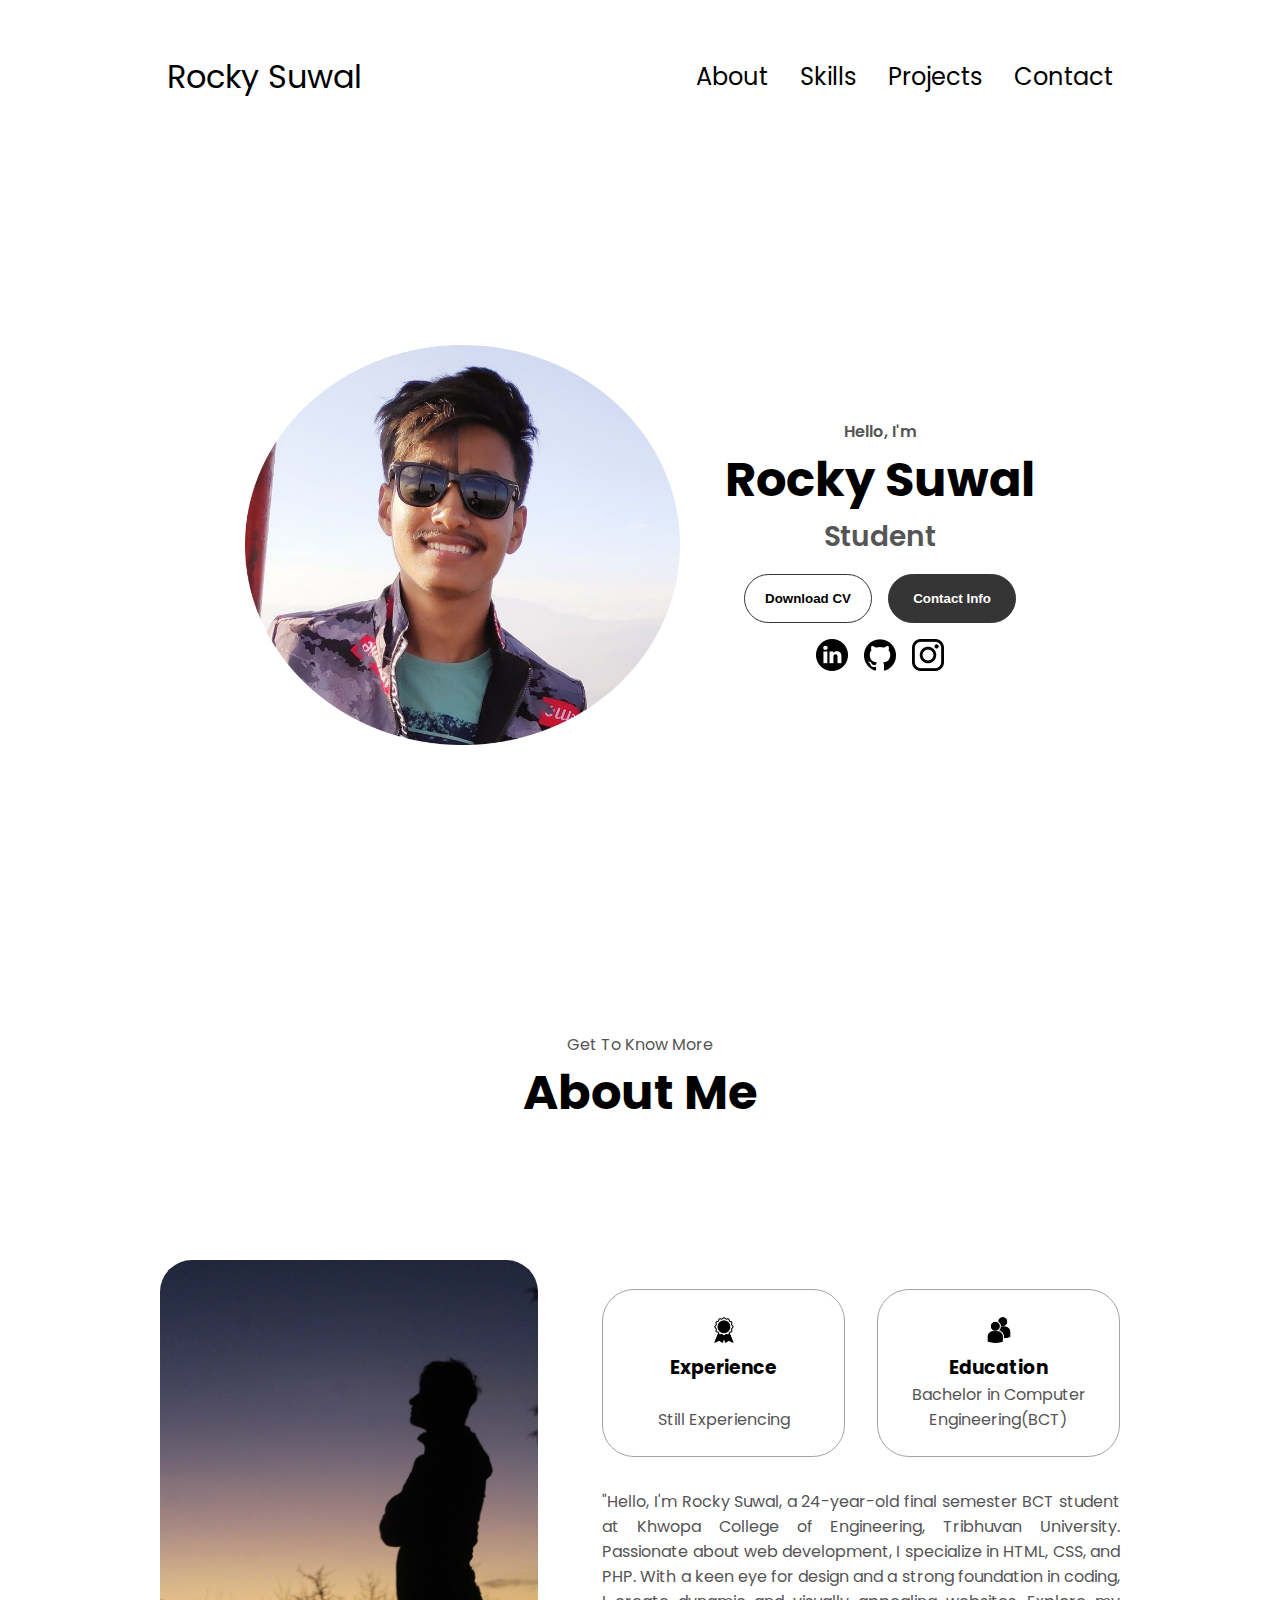
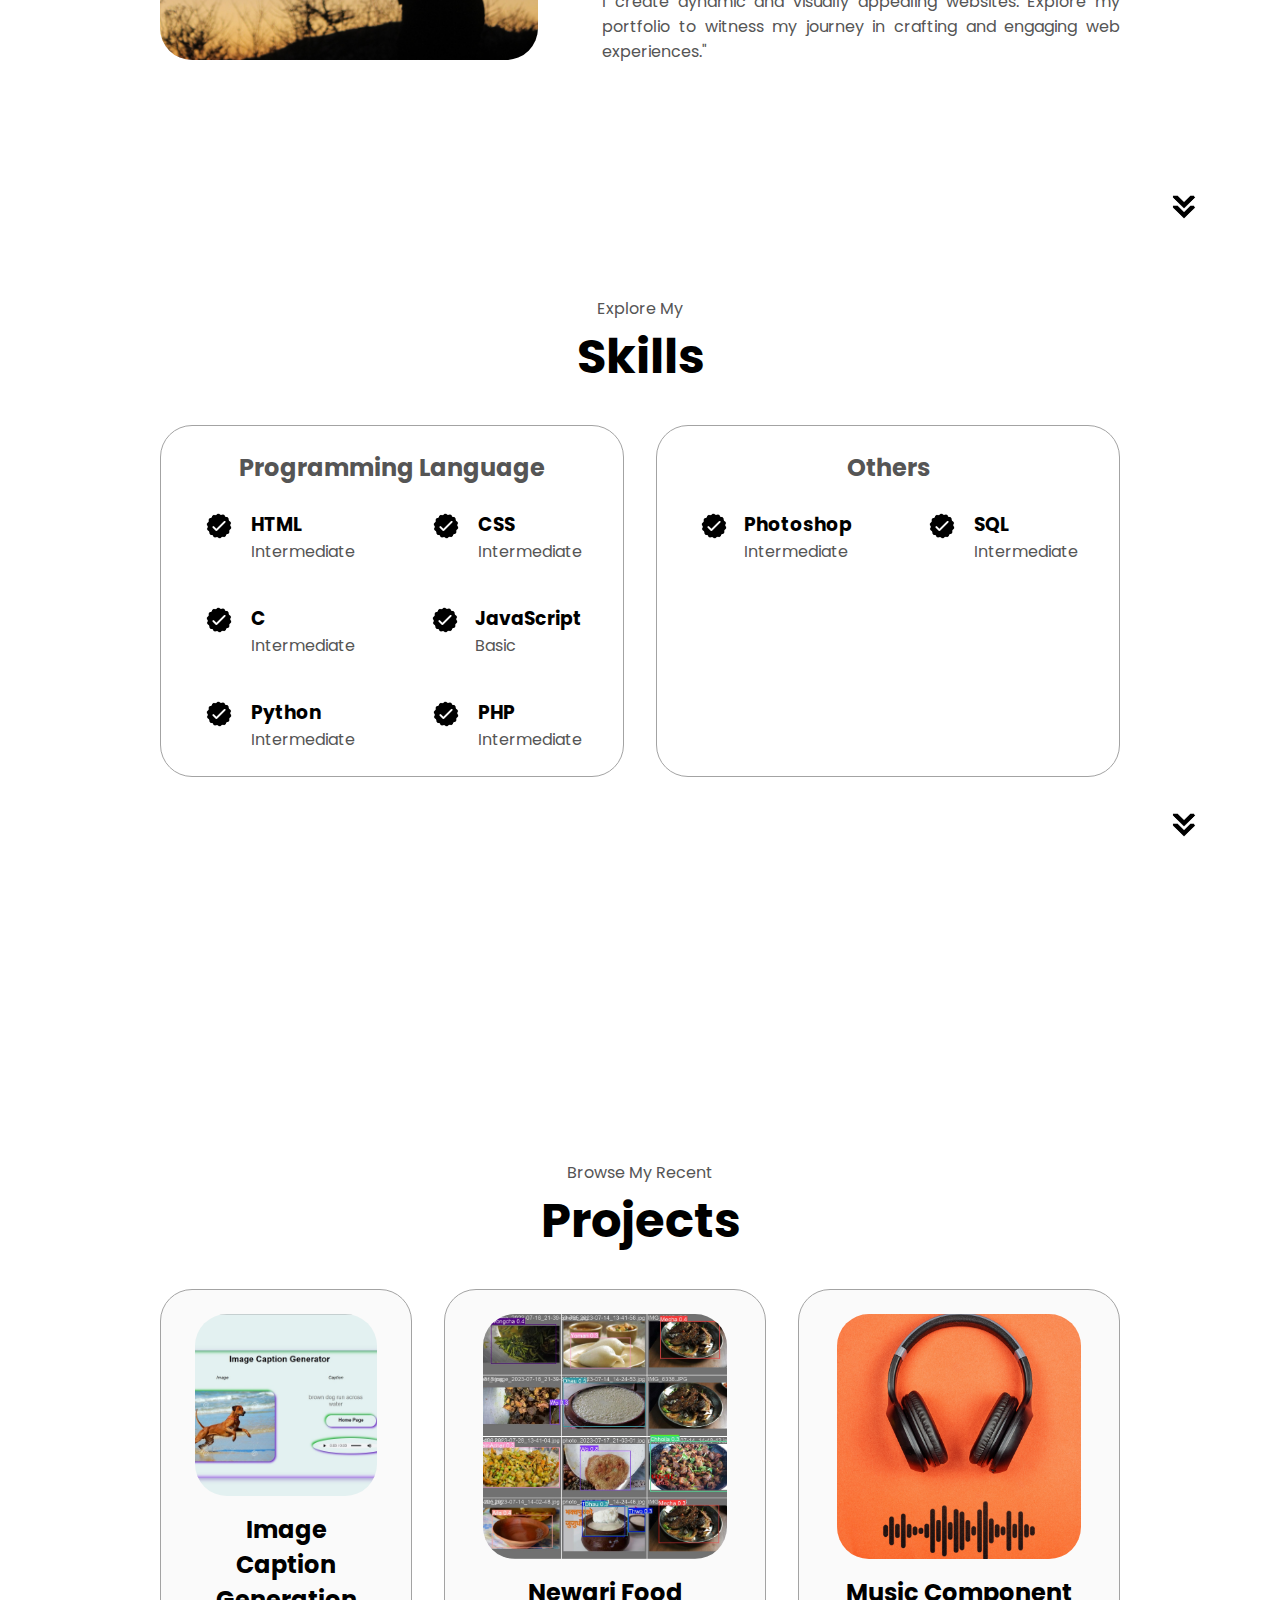
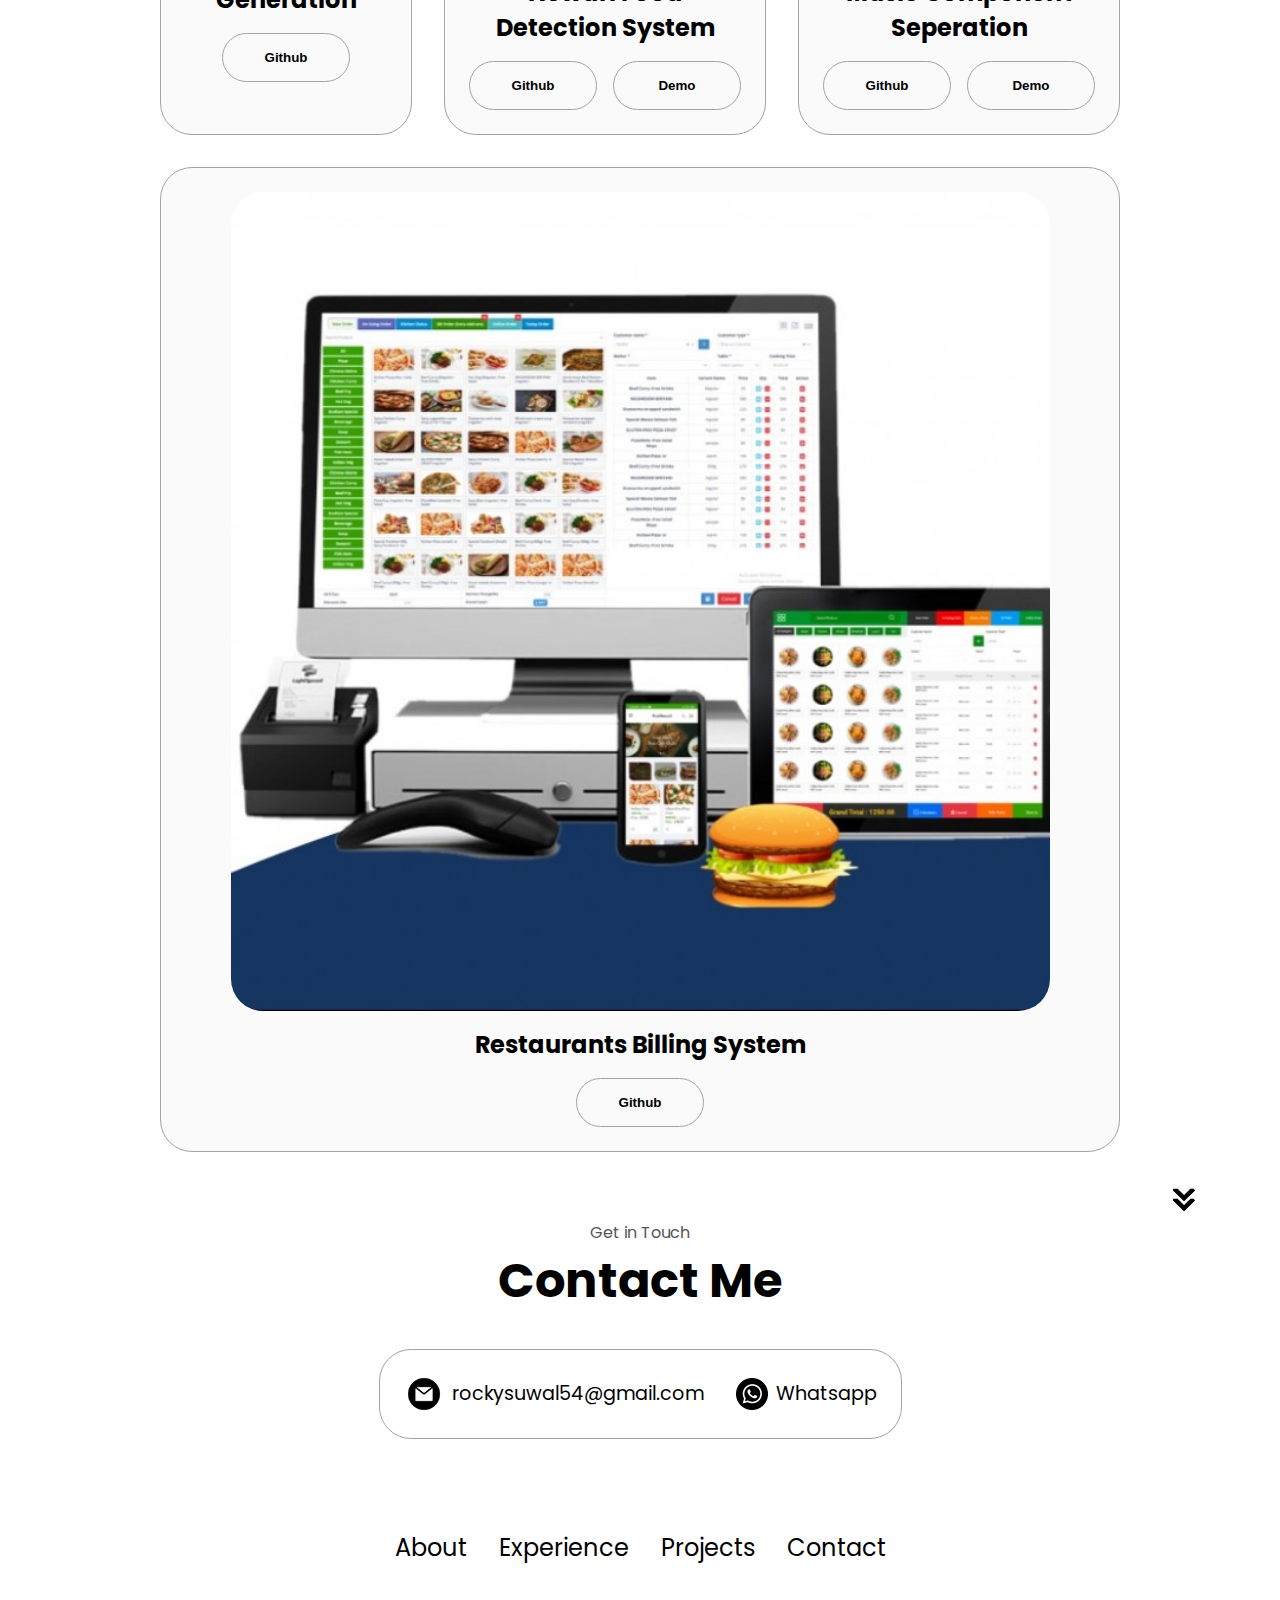
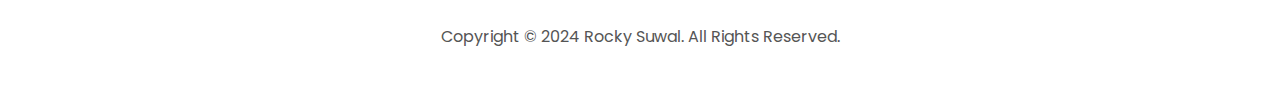
<file: index.html>
<!DOCTYPE html>
<html lang="en">
  <head>
    <meta charset="UTF-8" />
    <meta http-equiv="X-UA-Compatible" content="IE=edge" />
    <meta name="viewport" content="width=device-width, initial-scale=1.0" />
    <title>My Portfolio</title>
    <link rel="stylesheet" href="style.css" />
    <link rel="stylesheet" href="mediaqueries.css" />
    <link rel="apple-touch-icon" sizes="180x180" href="favicon_io\apple-touch-icon.png">
    <link rel="icon" type="image/png" sizes="32x32" href="favicon_io\favicon-32x32.png">
    <link rel="icon" type="image/png" sizes="16x16" href="favicon_io\favicon-16x16.png">
    <link rel="manifest" href="favicon_io\site.webmanifest">
  </head>
  <body>
    <nav id="desktop-nav">
      <div class="logo">Rocky Suwal</div>
      <div>
        <ul class="nav-links">
          <li><a href="#about">About</a></li>
          <li><a href="#experience">Skills</a></li>
          <li><a href="#projects">Projects</a></li>
          <li><a href="#contact">Contact</a></li>
        </ul>
      </div>
    </nav>
    <nav id="hamburger-nav">
      <div class="logo">Rocky Suwal</div>
      <div class="hamburger-menu">
        <div class="hamburger-icon" onclick="toggleMenu()">
          <span></span>
          <span></span>
          <span></span>
        </div>
        <div class="menu-links">
          <li><a href="#about" onclick="toggleMenu()">About</a></li>
          <li><a href="#experience" onclick="toggleMenu()">Skills</a></li>
          <li><a href="#projects" onclick="toggleMenu()">Projects</a></li>
          <li><a href="#contact" onclick="toggleMenu()">Contact</a></li>
        </div>
      </div>
    </nav>
    <section id="profile">
      <div class="section__pic-container">
        <img src="./assets/Profilepic.png" alt="Rocky Suwal profile picture" />
      </div>
      <div class="section__text">
        <p class="section__text__p1">Hello, I'm</p>
        <h1 class="title">Rocky Suwal</h1>
        <p class="section__text__p2">Student</p>
        <div class="btn-container">
          <button
            class="btn btn-color-2"
            onclick="window.open('./assets/CV.pdf')"
          >
            Download CV
          </button>
          <button class="btn btn-color-1" onclick="location.href='./#contact'">
            Contact Info
          </button>
        </div>
        <div id="socials-container">
          <img
            src="./assets/linkedin.png"
            alt="My LinkedIn profile"
            class="icon"
            onclick="location.href='https://www.linkedin.com/in/rocky-suwal-6054851b8/'"
          />
          <img
            src="./assets/github.png"
            alt="My Github profile"
            class="icon"
            onclick="location.href='https://github.com/ISxRocky'"
          />
          <img
            src="./assets/instalogo.png"
            alt="My Instagram Profile"
            class="icon"
            onclick="location.href='https://www.instagram.com/rocky_suwal/'"
          />
        </div>
      </div>
    </section>
    <section id="about">
      <p class="section__text__p1">Get To Know More</p>
      <h1 class="title">About Me</h1>
      <div class="section-container">
        <div class="section__pic-container">
          <img
            src="./assets/IMG_4643.JPG"
            alt="Profile picture"
            class="about-pic"
          />
        </div>
        <div class="about-details-container">
          <div class="about-containers">
            <div class="details-container">
              <img
                src="./assets/experience.png"
                alt="Experience icon"
                class="icon"
              />
              <h3>Experience</h3>
              <p> <br />Still Experiencing</p>
            </div>
            <div class="details-container">
              <img
                src="./assets/education.png"
                alt="Education icon"
                class="icon"
              />
              <h3>Education</h3>
              <p>Bachelor in Computer Engineering(BCT)<br /></p>
            </div>
          </div>
          <div class="text-container">
            <p>
              "Hello, I'm Rocky Suwal, a 24-year-old final semester
               BCT student at Khwopa College of Engineering, Tribhuvan
                University. Passionate about web development, I specialize
                 in HTML, CSS, and PHP. With a keen eye for design and a 
                 strong foundation in coding, I create dynamic and visually
                  appealing websites. Explore my portfolio to witness my 
                  journey in crafting and engaging web experiences."
            </p>
          </div>
        </div>
      </div>
      <img
        src="./assets/arrow.png"
        alt="Arrow icon"
        class="icon arrow"
        onclick="location.href='./#experience'"
      />
    </section>
    <section id="experience">
      <p class="section__text__p1">Explore My</p>
      <h1 class="title">Skills</h1>
      <div class="experience-details-container">
        <div class="about-containers">
          <div class="details-container">
            <h2 class="experience-sub-title">Programming Language</h2>
            <div class="article-container">
              <article>
                <img
                  src="./assets/checkmark.png"
                  alt="Experience icon"
                  class="icon"
                />
                <div>
                  <h3>HTML</h3>
                  <p>Intermediate</p>
                </div>
              </article>
              <article>
                <img
                  src="./assets/checkmark.png"
                  alt="Experience icon"
                  class="icon"
                />
                <div>
                  <h3>CSS</h3>
                  <p>Intermediate</p>
                </div>
              </article>
              <article>
                <img
                  src="./assets/checkmark.png"
                  alt="Experience icon"
                  class="icon"
                />
                <div>
                  <h3>C </h3>
                  <p>Intermediate</p>
                </div>
              </article>
              <article>
                <img
                  src="./assets/checkmark.png"
                  alt="Experience icon"
                  class="icon"
                />
                <div>
                  <h3>JavaScript</h3>
                  <p>Basic</p>
                </div>
              </article>
              <article>
                <img
                  src="./assets/checkmark.png"
                  alt="Experience icon"
                  class="icon"
                />
                <div>
                  <h3>Python</h3>
                  <p>Intermediate</p>
                </div>
              </article>
              <article>
                <img
                  src="./assets/checkmark.png"
                  alt="Experience icon"
                  class="icon"
                />
                <div>
                  <h3>PHP</h3>
                  <p>Intermediate</p>
                </div>
              </article>
            </div>
          </div>
          <div class="details-container">
            <h2 class="experience-sub-title">Others</h2>
            <div class="article-container">
              <article>
                <img
                  src="./assets/checkmark.png"
                  alt="Experience icon"
                  class="icon"
                />
                <div>
                  <h3>Photoshop</h3>
                  <p>Intermediate</p>
                </div>
              </article>
              <article>
                <img
                  src="./assets/checkmark.png"
                  alt="Experience icon"
                  class="icon"
                />
                <div>
                  <h3>SQL</h3>
                  <p>Intermediate</p>
                </div>
              </article>
              <article>
            </div>
          </div>
        </div>
      </div>
      <img
        src="./assets/arrow.png"
        alt="Arrow icon"
        class="icon arrow"
        onclick="location.href='./#projects'"
      />
    </section>
    <section id="projects">
      <p class="section__text__p1">Browse My Recent</p>
      <h1 class="title">Projects</h1>
      <div class="experience-details-container">
        <div class="about-containers">
          <div class="details-container color-container">
            <div class="article-container">
              <img
                src="./assets/snap4.jpg"
                alt="Project 1"
                class="project-img"
              />
            </div>
            <h2 class="experience-sub-title project-title">Image Caption Generation</h2>
            <div class="btn-container">
              <button
                class="btn btn-color-2 project-btn"
                onclick="location.href='https://github.com/ISxRocky/Image-Caption-Generator.git'"
              >
                Github
              </button>
              
            </div>
          </div>
          <div class="details-container color-container">
            <div class="article-container">
              <img
                src="./assets/Food.jpg"
                alt="Project 2"
                class="project-img"
              />
            </div>
            <h2 class="experience-sub-title project-title">Newari Food Detection System</h2>
            <div class="btn-container">
              <button
                class="btn btn-color-2 project-btn"
                onclick="location.href='https://github.com/ISxRocky/FoodDetectionProject'"
              >
                Github
              </button>
              <button
              class="btn btn-color-2 project-btn"
              onclick="location.href=''"
            >
              Demo
            </button>
            </div>
          </div>
          <div class="details-container color-container">
            <div class="article-container">
              <img
                src="./assets/Music.jpeg"
                alt="Project 3"
                class="project-img"
              />
            </div>
            <h2 class="experience-sub-title project-title">Music Component Seperation</h2>
            <div class="btn-container">
              <button
                class="btn btn-color-2 project-btn"
                onclick="location.href='https://github.com/'"
              >
                Github
              </button>
              <button
              class="btn btn-color-2 project-btn"
              onclick="location.href='https://musicsourceseparation.streamlit.app/'"
            >
              Demo
            </button>
            </div>
          </div>
          <div class="details-container color-container">
            <div class="article-container">
              <img
                src="./assets/Rest.jpg"
                alt="Project 2"
                class="project-img"
              />
            </div>
            <h2 class="experience-sub-title project-title">Restaurants Billing System</h2>
            <div class="btn-container">
              <button
                class="btn btn-color-2 project-btn"
                onclick="location.href='https://github.com/ISxRocky/Restaurant-Billing-System.git'"
              >
                Github
              </button>
            </div>
          </div>
        </div>
      </div>
      <img
        src="./assets/arrow.png"
        alt="Arrow icon"
        class="icon arrow"
        onclick="location.href='./#contact'"
      />
    </section>
    <section id="contact">
      <p class="section__text__p1">Get in Touch</p>
      <h1 class="title">Contact Me</h1>
      <div class="contact-info-upper-container">
        <div class="contact-info-container">
          <img
            src="./assets/email.png"
            alt="Email icon"
            class="icon contact-icon email-icon"
          />
          <p><a href="mailto:rockysuwal54@gmail.com">rockysuwal54@gmail.com</a></p>
        </div>
        <div class="contact-info-container">
          <img
            src="./assets/whatsapp.png"
            alt="LinkedIn icon"
            class="icon contact-icon"
          />
          <p><a href="https://wa.me/9779861287178">Whatsapp</a></p>
        </div>
      </div>
    </section>
    <footer>
      <nav>
        <div class="nav-links-container">
          <ul class="nav-links">
            <li><a href="#about">About</a></li>
            <li><a href="#experience">Experience</a></li>
            <li><a href="#projects">Projects</a></li>
            <li><a href="#contact">Contact</a></li>
          </ul>
        </div>
      </nav>
      <p>Copyright &#169; 2024 Rocky Suwal. All Rights Reserved.</p>
    </footer>
    <script src="script.js"></script>
  </body>
</html>
</file>
<file: style.css>
/* GENERAL */

@import url("https://fonts.googleapis.com/css2?family=Poppins:wght@300;400;500;600&display=swap");

* {
  margin: 0;
  padding: 0;
}

body {
  font-family: "Poppins", sans-serif;
}

html {
  scroll-behavior: smooth;
}

p {
  color: rgb(85, 85, 85);
}

/* TRANSITION */

a,
.btn {
  transition: all 300ms ease;
}

/* DESKTOP NAV */

nav,
.nav-links {
  display: flex;
}

nav {
  justify-content: space-around;
  align-items: center;
  height: 17vh;
}

.nav-links {
  gap: 2rem;
  list-style: none;
  font-size: 1.5rem;
}

a {
  color: black;
  text-decoration: none;
  text-decoration-color: white;
}

a:hover {
  color: red;
  font-size: 130%;
}

.logo {
  font-size: 2rem;
  font-weight: 400;
}

.logo:hover {
  cursor: default;
}

/* HAMBURGER MENU */

#hamburger-nav {
  display: none;
}

.hamburger-menu {
  position: relative;
  display: inline-block;
}


.hamburger-icon {
  display: flex;
  flex-direction: column;
  justify-content: space-between;
  height: 24px;
  width: 30px;
  cursor: pointer;
}

.hamburger-icon span {
  width: 100%;
  height: 2px;
  background-color: black;
  transition: all 0.3 ease-in-out;
}

.menu-links {
  position: absolute;
  top: 100%;
  right: 0;
  background-color: white;
  width: fit-content;
  max-height: 0;
  overflow: hidden;
  transition: all 0.3 ease-in-out;
}

.menu-links a {
  display: block;
  padding: 10px;
  text-align: center;
  font-size: 1.5rem;
  color: black;
  text-decoration: none;
  transition: all 0.3 ease-in-out;
}

.menu-links li {
  list-style: none;
}

.menu-links.open {
  max-height: 300px;
}

.hamburger-icon.open span:first-child {
  transform: rotate(45deg) translate(10px, 5px);
}

.hamburger-icon.open span:nth-child(2) {
  opacity: 0;
}

.hamburger-icon.open span:last-child {
  transform: rotate(-45deg) translate(10px, -5px);
}

.hamburger-icon span:first-child {
  transform: none;
}

.hamburger-icon span:first-child {
  opacity: 1;
}

.hamburger-icon span:first-child {
  transform: none;
}

/* SECTIONS */

section {
  padding-top: 4vh;
  height: 96vh;
  margin: 0 10rem;
  box-sizing: border-box;
  min-height: fit-content;
}

.section-container {
  display: flex;
}

/* PROFILE SECTION */

#profile {
  display: flex;
  justify-content: center;
  gap: 5rem;
  height: 80vh;
}

.section__pic-container {
  display: flex;
  height: 400px;
  width: 400px;
  margin: auto 0;
}

.section__text {
  align-self: center;
  text-align: center;
}

.section__text p {
  font-weight: 600;
}

.section__text__p1 {
  text-align: center;
}

.section__text__p2 {
  font-size: 1.75rem;
  margin-bottom: 1rem;
}

.title {
  font-size: 3rem;
  text-align: center;
}

#socials-container {
  display: flex;
  justify-content: center;
  margin-top: 1rem;
  gap: 1rem;
}

/* ICONS */

.icon {
  cursor: pointer;
  height: 2rem;
}

/* BUTTONS */

.btn-container {
  display: flex;
  justify-content: center;
  gap: 1rem;
}

.btn {
  font-weight: 600;
  transition: all 300ms ease;
  padding: 1rem;
  width: 8rem;
  border-radius: 2rem;
}

.btn-color-1,
.btn-color-2 {
  border: rgb(53, 53, 53) 0.1rem solid;
}

.btn-color-1:hover,
.btn-color-2:hover {
  cursor: pointer;
}

.btn-color-1,
.btn-color-2:hover {
  background: rgb(53, 53, 53);
  color: white;
}

.btn-color-1:hover {
  background: rgb(0, 0, 0);
}

.btn-color-2 {
  background: none;
}

.btn-color-2:hover {
  border: rgb(255, 255, 255) 0.1rem solid;
}

.btn-container {
  gap: 1rem;
}

/* ABOUT SECTION */

#about {
  position: relative;
}

.about-containers {
  gap: 2rem;
  margin-bottom: 2rem;
  margin-top: 2rem;
}

.about-details-container {
  justify-content: center;
  flex-direction: column;
}

.about-containers,
.about-details-container {
  display: flex;
}

.about-pic {
  border-radius: 2rem;
}

.arrow {
  position: absolute;
  right: -5rem;
}

.details-container {
  padding: 1.5rem;
  flex: 1;
  background: white;
  border-radius: 2rem;
  border: rgb(53, 53, 53) 0.1rem solid;
  border-color: rgb(163, 163, 163);
  text-align: center;
}

.section-container {
  gap: 4rem;
  height: 80%;
}

.section__pic-container {
  height: 400px;
  width: 400px;
  margin: auto 0;
}

/* TEXT CONTAINER */

.text-container{
  text-align: justify;
  text-justify: inter-word;
}

/* EXPERIENCE SECTION */

#experience {
  position: relative;
}

.experience-details-container {
  display: flex;
  justify-content: center;
  flex-direction: column;
}

.experience-sub-title{
  display: flex;
  justify-content:center ;
  margin-bottom: 25px;
  color: rgb(85,85,85);
  font: bold;
  font-size: 1.5rem;
}

.article-container {
  display: flex;
  text-align: initial;
  flex-wrap: wrap;
  flex-direction: row;
  gap: 2.5rem;
  justify-content: space-around;
}

article {
  display: flex;
  width: 10rem;
  justify-content: space-around;
  gap: 0.5rem;
}

article .icon {
  cursor: default;
}

/* PROJECTS SECTION */

#projects {
  position: relative;

}

.color-container {
  border-color: rgb(163, 163, 163);
  background: rgb(250, 250, 250);
}

.project-img {
  border-radius: 2rem;
  width: 90%;
  height: 90%;
}

.project-title {
  margin: 1rem;
  color: black;
}

.project-btn {
  color: black;
  border-color: rgb(163, 163, 163);
}

/* CONTACT */

#contact {
  display: flex;
  justify-content: center;
  flex-direction: column;
  height: 70vh;
}

.contact-info-upper-container {
  display: flex;
  justify-content: center;
  border-radius: 2rem;
  border: rgb(53, 53, 53) 0.1rem solid;
  border-color: rgb(163, 163, 163);
  background: (250, 250, 250);
  margin: 2rem auto;
  padding: 0.5rem;
}

.contact-info-container {
  display: flex;
  align-items: center;
  justify-content: center;
  gap: 0.5rem;
  margin: 1rem;
}

.contact-info-container p {
  font-size: larger;
}

.contact-icon {
  cursor: default;
}

.email-icon {
  height: 2.5rem;
}

/* FOOTER SECTION */

footer {
  height: 26vh;
  margin: 0 1rem;
}

footer p {
  text-align: center;
}
</file>
<file: mediaqueries.css>
@media screen and (max-width: 1400px) {
  #profile {
    height: 83vh;
    margin-bottom: 6rem;
  }
  .about-containers {
    flex-wrap: wrap;
  }
  #contact,
  #projects {
    height: fit-content;
  }
}

@media screen and (max-width: 1200px) {
  #desktop-nav {
    display: none;
  }
  #hamburger-nav {
    display: flex;
  }
  #experience,
  .experience-details-container {
    margin-top: 2rem;
  }
  #profile,
  .section-container {
    display: block;
  }
  .arrow {
    display: none;
  }
  section,
  .section-container {
    height: fit-content;
  }
  section {
    margin: 0 5%;
  }
  .section__pic-container {
    width: 275px;
    height: 275px;
    margin: 0 auto 2rem;
  }
  .about-containers {
    margin-top: 0;
  }
}

@media screen and (max-width: 600px) {
  #contact,
  footer {
    height: 40vh;
  }
  #profile {
    height: 83vh;
    margin-bottom: 0;
  }
  article {
    font-size: 1rem;
  }
  footer nav {
    height: fit-content;
    margin-bottom: 2rem;
  }
  .about-containers,
  .contact-info-upper-container,
  .btn-container {
    flex-wrap: wrap;
  }
  .contact-info-container {
    margin: 0;
  }
  .contact-info-container p,
  .nav-links li a {
    font-size: 1rem;
  }
  .experience-sub-title {
    font-size: 1.25rem;
  }
  .logo {
    font-size: 1.5rem;
  }
  .nav-links {
    flex-direction: column;
    gap: 0.5rem;
    text-align: center;
  }
  .section__pic-container {
    width: auto;
    height: 46vw;
    justify-content: center;
  }
  .section__text__p2 {
    font-size: 1.25rem;
  }
  .title {
    font-size: 2rem;
  }
  .text-container {
    text-align: justify;
  }
}
</file>
